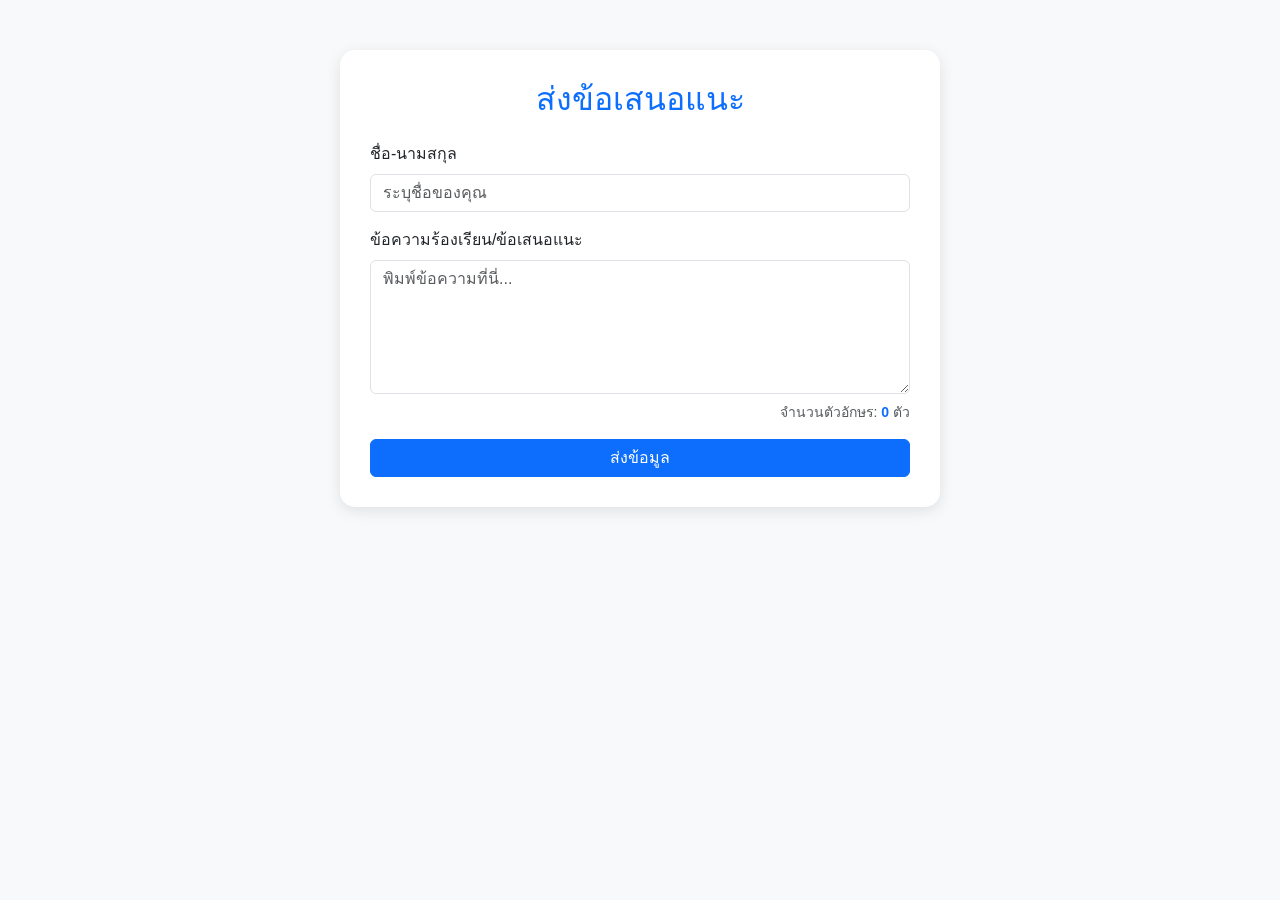
<file: 68085167/feedback/index.html>
<!DOCTYPE html>
<html lang="th">
<head>
    <meta charset="UTF-8">
    <meta name="viewport" content="width=device-width, initial-scale=1.0">
    <title>แบบฟอร์มข้อเสนอแนะ</title>
    <link href="https://cdn.jsdelivr.net/npm/bootstrap@5.3.0/dist/css/bootstrap.min.css" rel="stylesheet">
    <style>
        body {
            background-color: #f8f9fa;
            font-family: 'Segoe UI', Tahoma, Geneva, Verdana, sans-serif;
        }
        .form-container {
            max-width: 600px;
            margin: 50px auto;
            background: white;
            padding: 30px;
            border-radius: 15px;
            box-shadow: 0 4px 15px rgba(0,0,0,0.1);
        }
        #charCount {
            font-weight: bold;
            color: #0d6efd;
        }
    </style>
</head>
<body>

<div class="container">
    <div class="form-container">
        <h2 class="mb-4 text-center text-primary">ส่งข้อเสนอแนะ</h2>
        
        <form id="feedbackForm">
            <div class="mb-3">
                <label for="customerName" class="form-label">ชื่อ-นามสกุล</label>
                <input type="text" class="form-control" id="customerName" placeholder="ระบุชื่อของคุณ">
            </div>

            <div class="mb-3">
                <label for="message" class="form-label">ข้อความร้องเรียน/ข้อเสนอแนะ</label>
                <textarea class="form-control" id="message" rows="5" placeholder="พิมพ์ข้อความที่นี่..."></textarea>
                <div class="form-text text-end mt-2">
                    จำนวนตัวอักษร: <span id="charCount">0</span> ตัว
                </div>
            </div>

            <button type="submit" class="btn btn-primary w-100">ส่งข้อมูล</button>
        </form>
    </div>
</div>

<script>
    const messageInput = document.getElementById('message');
    const charCountDisplay = document.getElementById('charCount');

    messageInput.addEventListener('input', function() {
        const currentLength = messageInput.value.length;
        
        charCountDisplay.textContent = currentLength;

    });

</script>

</body>
</html>
</file>
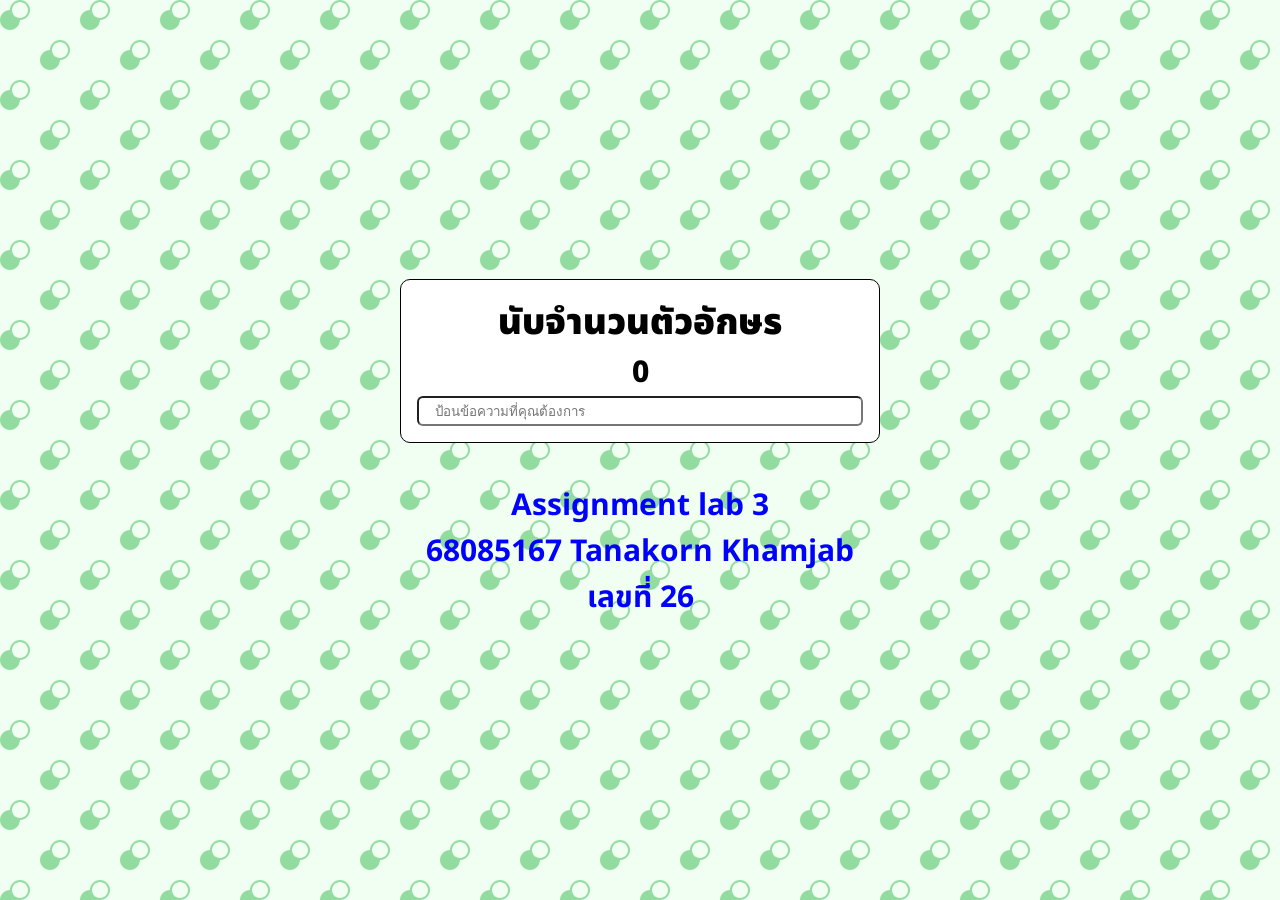
<file: Lab3/L3_68085167_Tanakorn_Khamjan_L501.html>
<!doctype html>
<html lang="en">

<head>
    <meta charset="utf-8">
    <meta name="viewport" content="width=device-width, initial-scale=1">
    <title>Lab 3</title>

    <link rel="stylesheet" href="style.css">
    <link rel="preconnect" href="https://fonts.googleapis.com">
    <link rel="preconnect" href="https://fonts.gstatic.com" crossorigin>
    <link href="https://fonts.googleapis.com/css2?family=Noto+Sans+Thai:wght@100..900&display=swap" rel="stylesheet">





</head>

<body>


    <div class="container">
        <div class="card">
            <h1 class="title">นับจำนวนตัวอักษร</h1>
            <p id="count">0</p>
            <input type="text" id="text" placeholder="ป้อนข้อความที่คุณต้องการ">
        </div>

        <div class="content">
            <h2>Assignment lab 3</้>
                <h2>68085167 Tanakorn Khamjab</h2>
                <h2>เลขที่ 26</h2>
        </div>
    </div>

  <script src="app.js"></script>

</body>

</html>
</file>
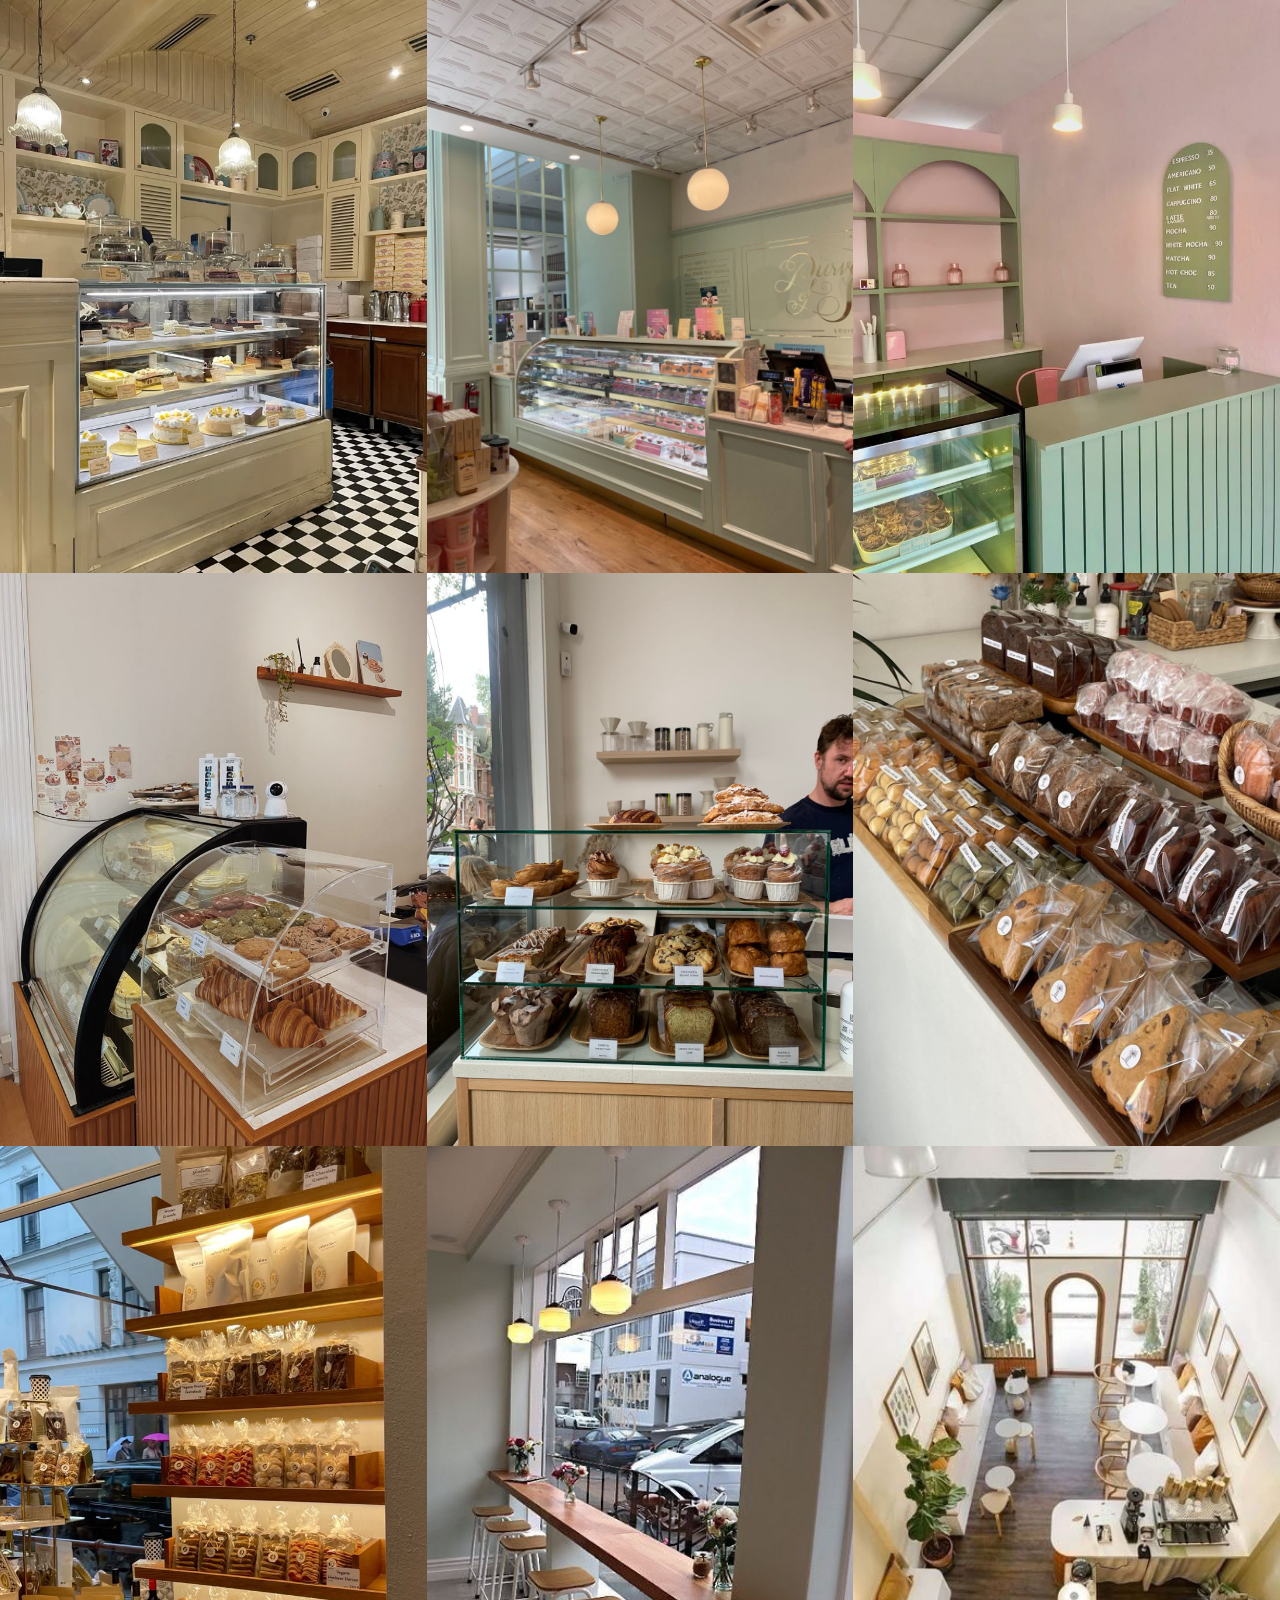
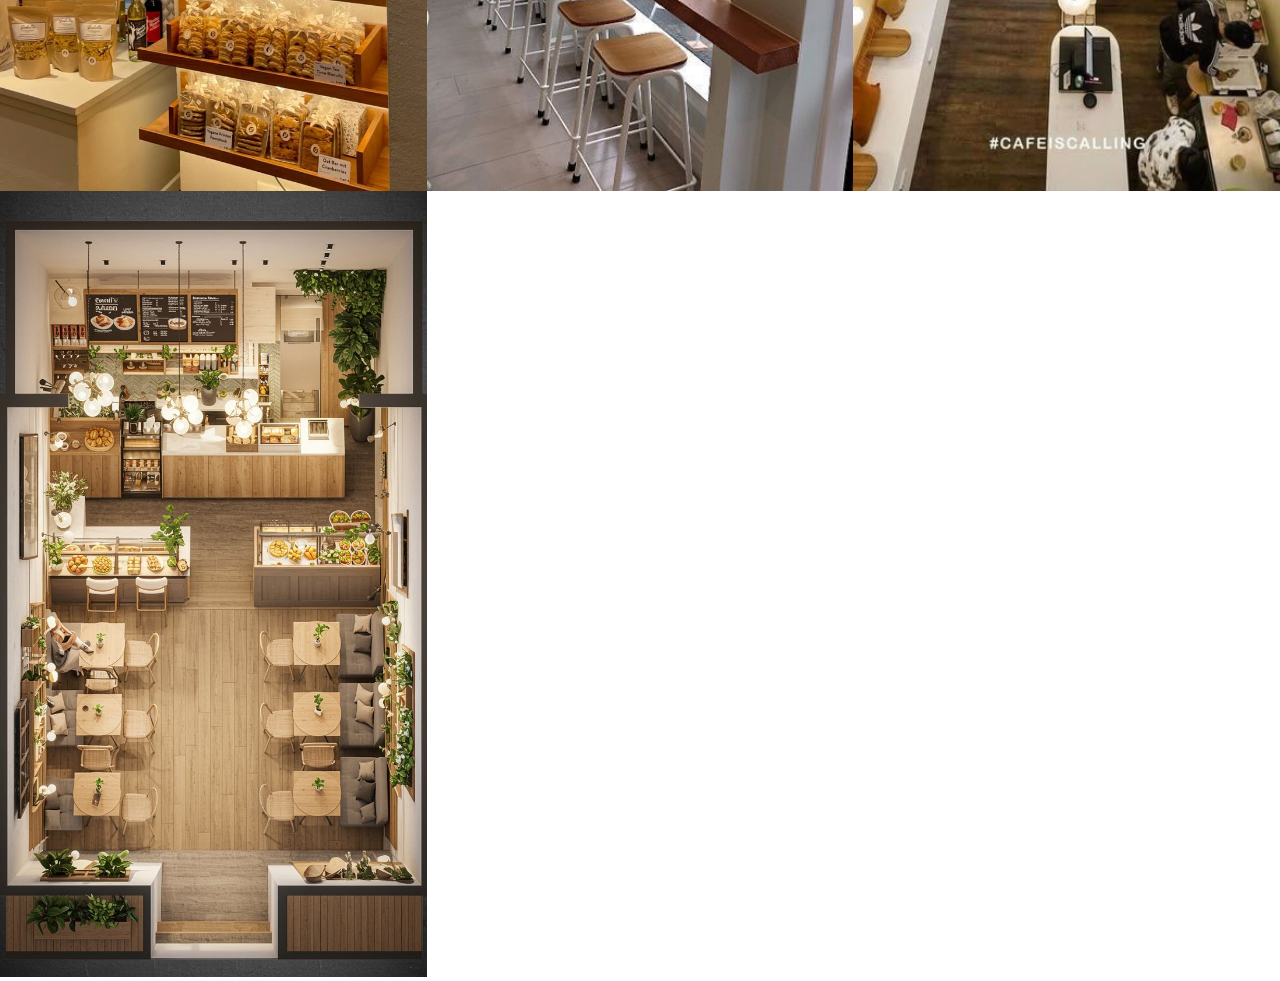
<file: Lab4/L4_68085167_Tanakorn_Khamjan_L501.html>
<!doctype html>
<html lang="en">
  <head>
    <meta charset="UTF-8" />
    <meta name="viewport" content="width=device-width, initial-scale=1.0" />
    <title>My Gallery</title>
    <link rel="stylesheet" href="style.css" />
  </head>
  <body>
    <section class="gallery">
      <div class="img-container">
        <img src="small/s_1.jpg" alt="1" />
      </div>
      <div class="img-container">
        <img src="small/s_2.jpg" alt="2" />
      </div>
      <div class="img-container">
        <img src="small/s_3.jpg" alt="3" />
      </div>
      <div class="img-container">
        <img src="small/s_4.jpg" alt="4" />
      </div>
      <div class="img-container">
        <img src="small/s_5.jpg" alt="5" />
      </div>
      <div class="img-container">
        <img src="small/s_6.jpg" alt="6" />
      </div>
      <div class="img-container">
        <img src="small/s_7.jpg" alt="7" />
      </div>
      <div class="img-container">
        <img src="small/s_8.jpg" alt="8" />
      </div>
      <div class="img-container">
        <img src="small/s_9.jpg" alt="9" />
      </div>
      <div class="img-container">
        <img src="small/s_10.jpg" alt="10" />
      </div>
    </section>

    <div class="modal">
      <img class="full-image" src="full/1.jpg" alt="full-image" />
    </div>
    <script src="L4app.js"></script>
  </body>
</html>
</file>
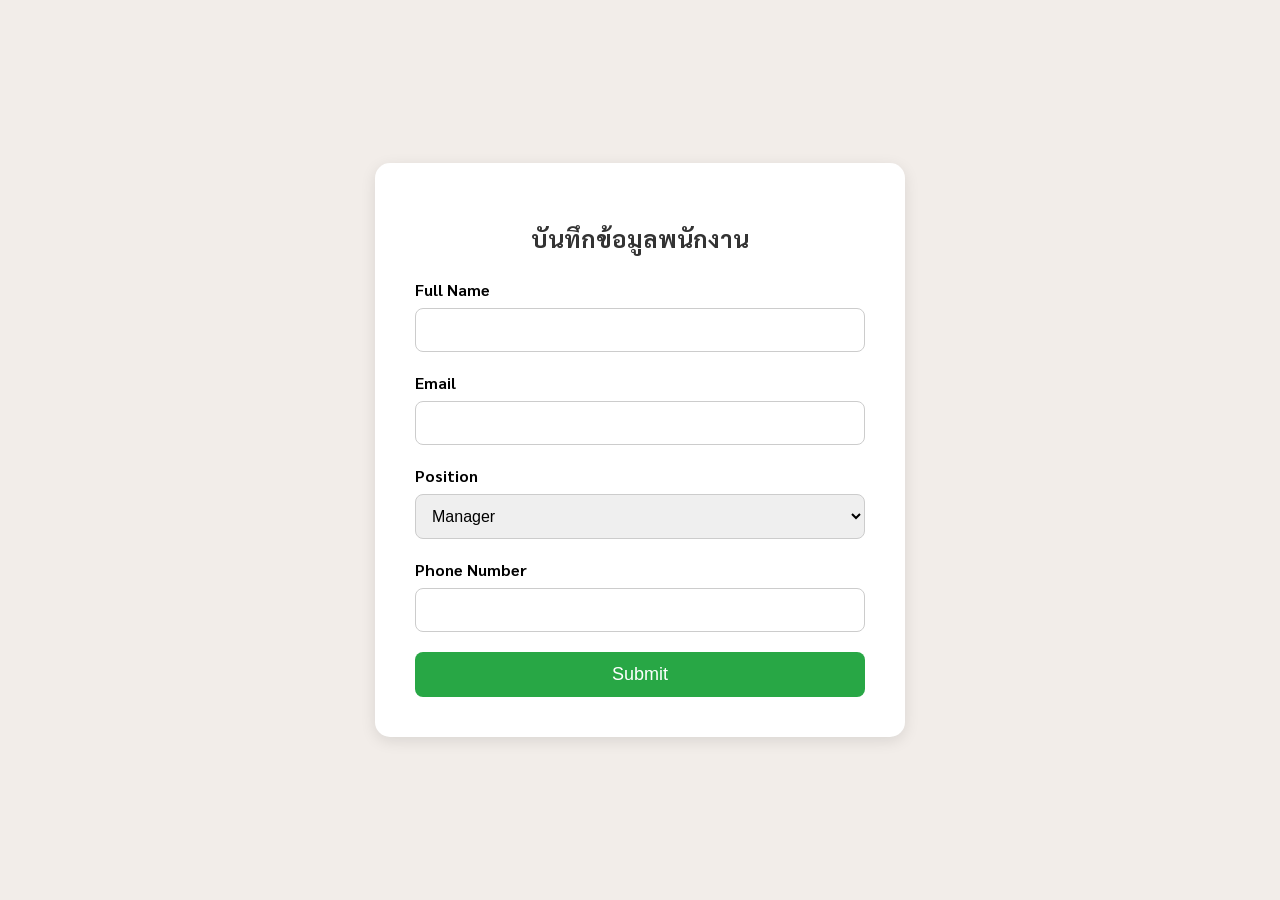
<file: Lab7/myproject/myapp/templates/form.html>
<!DOCTYPE html>
<html lang="th">
<head>
    <meta charset="UTF-8">
    <meta name="viewport" content="width=device-width, initial-scale=1.0">
    <title>บันทึกข้อมูลพนักงาน</title>
    <style>
        /* ตั้งค่าพื้นหลังและฟอนต์ */
        body {
            font-family: 'Sarabun', sans-serif; /* ใช้ฟอนต์ไทยที่ดูทันสมัย */
            background-color: #f2ede9; /* สีพื้นหลังโทนอุ่นตามรูป */
            display: flex;
            justify-content: center;
            align-items: center;
            height: 100vh;
            margin: 0;
        }

        /* กล่องฟอร์มขาว */
        .form-container {
            background-color: #ffffff;
            padding: 40px;
            border-radius: 15px;
            box-shadow: 0 4px 15px rgba(0, 0, 0, 0.1);
            width: 100%;
            max-width: 450px;
        }

        /* หัวข้อ */
        h2 {
            text-align: center;
            color: #333;
            margin-bottom: 25px;
            font-size: 24px;
        }

        /* สไตล์ของ Label */
        label {
            display: block;
            font-weight: bold;
            margin-bottom: 8px;
            color: #000;
        }

        /* สไตล์ของ Input และ Select */
        input[type="text"],
        input[type="email"],
        select {
            width: 100%;
            padding: 12px;
            margin-bottom: 20px;
            border: 1px solid #ccc;
            border-radius: 8px;
            box-sizing: border-box; /* ป้องกัน input ล้นขอบ */
            font-size: 16px;
        }

        /* สไตล์ปุ่ม Submit */
        button {
            width: 100%;
            padding: 12px;
            background-color: #28a745; /* สีเขียวตามรูป */
            color: white;
            border: none;
            border-radius: 8px;
            font-size: 18px;
            cursor: pointer;
            transition: background-color 0.3s;
        }

        button:hover {
            background-color: #218838; /* สีเขียวเข้มขึ้นเมื่อเอาเมาส์วาง */
        }
    </style>
    <link href="https://fonts.googleapis.com/css2?family=Sarabun:wght@400;700&display=swap" rel="stylesheet">
</head>
<body>

    <div class="form-container">
        <h2>บันทึกข้อมูลพนักงาน</h2>
        
        <form action="#">
            <label for="fullname">Full Name</label>
            <input type="text" id="fullname" name="fullname" placeholder="">

            <label for="email">Email</label>
            <input type="email" id="email" name="email" placeholder="">

            <label for="position">Position</label>
            <select id="position" name="position">
                <option value="manager">Manager</option>
                <option value="developer">Developer</option>
                <option value="designer">Designer</option>
                <option value="hr">HR</option>
            </select>

            <label for="phone">Phone Number</label>
            <input type="text" id="phone" name="phone" placeholder="">

            <button type="submit">Submit</button>
        </form>
    </div>

</body>
</html>
</file>
<file: Lab3/style.css>
* {
            margin: 0;
            padding: 0;
            box-sizing: border-box;
        }


        body {
            font-family: "Noto Sans Thai", sans-serif;
            width: 100%;
            height: 100vh;
            display: flex;
            align-items: center;
            justify-content: center;
            gap: 100px;
            background-color: #f1fff3;
            background-image: url("data:image/svg+xml,%3Csvg width='80' height='80' viewBox='0 0 80 80' xmlns='http://www.w3.org/2000/svg'%3E%3Cg fill='none' fill-rule='evenodd'%3E%3Cg fill='%2306a823' fill-opacity='0.4'%3E%3Cpath d='M50 50c0-5.523 4.477-10 10-10s10 4.477 10 10-4.477 10-10 10c0 5.523-4.477 10-10 10s-10-4.477-10-10 4.477-10 10-10zM10 10c0-5.523 4.477-10 10-10s10 4.477 10 10-4.477 10-10 10c0 5.523-4.477 10-10 10S0 25.523 0 20s4.477-10 10-10zm10 8c4.418 0 8-3.582 8-8s-3.582-8-8-8-8 3.582-8 8 3.582 8 8 8zm40 40c4.418 0 8-3.582 8-8s-3.582-8-8-8-8 3.582-8 8 3.582 8 8 8z' /%3E%3C/g%3E%3C/g%3E%3C/svg%3E");

        }


        .container {
            width: 100%;
            display: flex;
            align-items: center;
            justify-content: center;
            flex-direction: column;
            gap: 40px;
        }

        .title {
            font-weight: 900;
            font-size: 36px;
        }

        .card {
            width: 100%;
            max-width: 480px;
            background-color: white;
            border: 1px solid;
            border-radius: 10px;
            padding: 16px;
            text-align: center;
        }

        .card #count {
            font-size: 30px;
            font-weight: 800;
        }

        .card input {
            border-radius: 6px;
            width: 100%;
            height: 30px;
            padding: 0 16px;
        }

        .content {
            text-align: center;
            font-weight: 700;
            font-size: 20px;
            color: blue;
        }
</file>
<file: Lab4/style.css>
* {
  margin: 0;
  padding: 0;
  box-sizing: border-box;
}

.gallery {
  display: grid;
  grid-template-columns: repeat(auto-fit, minmax(350px, 1fr));
}

.img-container img {
  width: 100%;
  height: 100%;
  object-fit: cover;
  cursor: pointer;
}

.modal {
  background-color: rgba(0, 0, 0, 0.5);
  position: fixed;
  inset: 0;
  position: none;
  opacity: 0;
  pointer-events: none;
  transition: all 0.3s ease-in-out;
}

.full-image {
  position: absolute;
  height: 85%;
  top: 50%;
  left: 50%;
  transform: translate(-50%, -50%);
  transition: all 0.3s ease-in-out;
}

.modal.open {
  opacity: 1;
  pointer-events: all;
}
</file>
